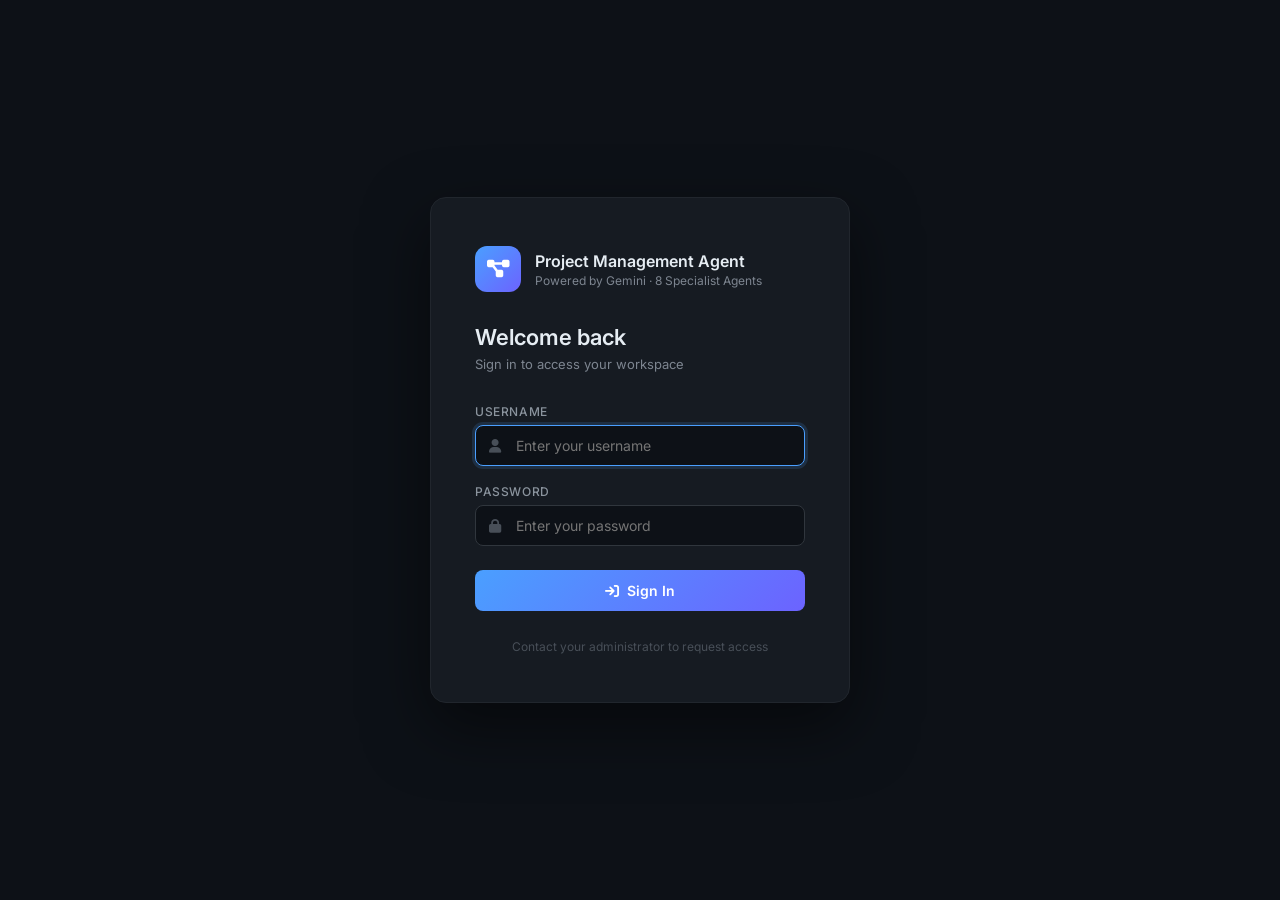
<file: static/login.html>
<!DOCTYPE html>
<html lang="en">
<head>
  <meta charset="UTF-8" />
  <meta name="viewport" content="width=device-width, initial-scale=1.0"/>
  <title>Project Management Agent — Sign In</title>
  <link rel="preconnect" href="https://fonts.googleapis.com" />
  <link href="https://fonts.googleapis.com/css2?family=Inter:wght@300;400;500;600;700&display=swap" rel="stylesheet"/>
  <link rel="stylesheet" href="https://cdnjs.cloudflare.com/ajax/libs/font-awesome/6.5.0/css/all.min.css"/>
  <style>
    *, *::before, *::after { box-sizing: border-box; margin: 0; padding: 0; }

    body {
      font-family: "Inter", sans-serif;
      background: #0d1117;
      min-height: 100vh;
      display: flex;
      align-items: center;
      justify-content: center;
    }

    .card {
      background: #161b22;
      border: 1px solid #21262d;
      border-radius: 16px;
      padding: 48px 44px;
      width: 100%;
      max-width: 420px;
      box-shadow: 0 24px 64px rgba(0,0,0,0.5);
    }

    .logo {
      display: flex;
      align-items: center;
      gap: 14px;
      margin-bottom: 32px;
    }
    .logo-icon {
      width: 46px; height: 46px;
      background: linear-gradient(135deg, #4A9FFF, #6c63ff);
      border-radius: 12px;
      display: flex; align-items: center; justify-content: center;
      font-size: 20px; color: #fff;
    }
    .logo-text h1 { font-size: 16px; font-weight: 600; color: #e6edf3; }
    .logo-text p  { font-size: 12px; color: #7d8590; margin-top: 2px; }

    h2 {
      font-size: 22px; font-weight: 600;
      color: #e6edf3; margin-bottom: 6px;
    }
    .subtitle {
      font-size: 13px; color: #7d8590; margin-bottom: 32px;
    }

    .field { margin-bottom: 18px; }
    label {
      display: block; font-size: 12px; font-weight: 500;
      color: #8b949e; margin-bottom: 6px; text-transform: uppercase;
      letter-spacing: 0.05em;
    }
    .input-wrap {
      position: relative;
    }
    .input-wrap i {
      position: absolute; left: 14px; top: 50%;
      transform: translateY(-50%);
      color: #484f58; font-size: 14px;
    }
    input[type="text"], input[type="password"] {
      width: 100%; padding: 11px 14px 11px 40px;
      background: #0d1117;
      border: 1px solid #30363d;
      border-radius: 8px;
      color: #e6edf3;
      font-size: 14px;
      font-family: inherit;
      transition: border-color 0.2s, box-shadow 0.2s;
      outline: none;
    }
    input:focus {
      border-color: #4A9FFF;
      box-shadow: 0 0 0 3px rgba(74,159,255,0.15);
    }

    .error {
      display: none;
      background: rgba(239,68,68,0.1);
      border: 1px solid rgba(239,68,68,0.3);
      border-radius: 8px;
      padding: 10px 14px;
      font-size: 13px;
      color: #f87171;
      margin-bottom: 18px;
      align-items: center;
      gap: 8px;
    }
    .error.visible { display: flex; }

    .btn {
      width: 100%;
      padding: 12px;
      background: linear-gradient(135deg, #4A9FFF, #6c63ff);
      border: none;
      border-radius: 8px;
      color: #fff;
      font-size: 14px;
      font-weight: 600;
      font-family: inherit;
      cursor: pointer;
      transition: opacity 0.2s, transform 0.1s;
      margin-top: 6px;
    }
    .btn:hover   { opacity: 0.92; }
    .btn:active  { transform: scale(0.99); }

    .footer {
      margin-top: 28px;
      text-align: center;
      font-size: 12px;
      color: #484f58;
    }
  </style>
</head>
<body>
  <div class="card">
    <div class="logo">
      <div class="logo-icon"><i class="fas fa-diagram-project"></i></div>
      <div class="logo-text">
        <h1>Project Management Agent</h1>
        <p>Powered by Gemini · 8 Specialist Agents</p>
      </div>
    </div>

    <h2>Welcome back</h2>
    <p class="subtitle">Sign in to access your workspace</p>

    <div class="error" id="error-msg">
      <i class="fas fa-triangle-exclamation"></i>
      <span>Invalid username or password. Please try again.</span>
    </div>

    <form method="POST" action="/login">
      <div class="field">
        <label>Username</label>
        <div class="input-wrap">
          <i class="fas fa-user"></i>
          <input type="text" name="username" placeholder="Enter your username" required autofocus />
        </div>
      </div>
      <div class="field">
        <label>Password</label>
        <div class="input-wrap">
          <i class="fas fa-lock"></i>
          <input type="password" name="password" placeholder="Enter your password" required />
        </div>
      </div>
      <button type="submit" class="btn">
        <i class="fas fa-arrow-right-to-bracket"></i>&nbsp; Sign In
      </button>
    </form>

    <div class="footer">Contact your administrator to request access</div>
  </div>

  <script>
    if (new URLSearchParams(window.location.search).get("error")) {
      document.getElementById("error-msg").classList.add("visible");
    }
  </script>
</body>
</html>
</file>
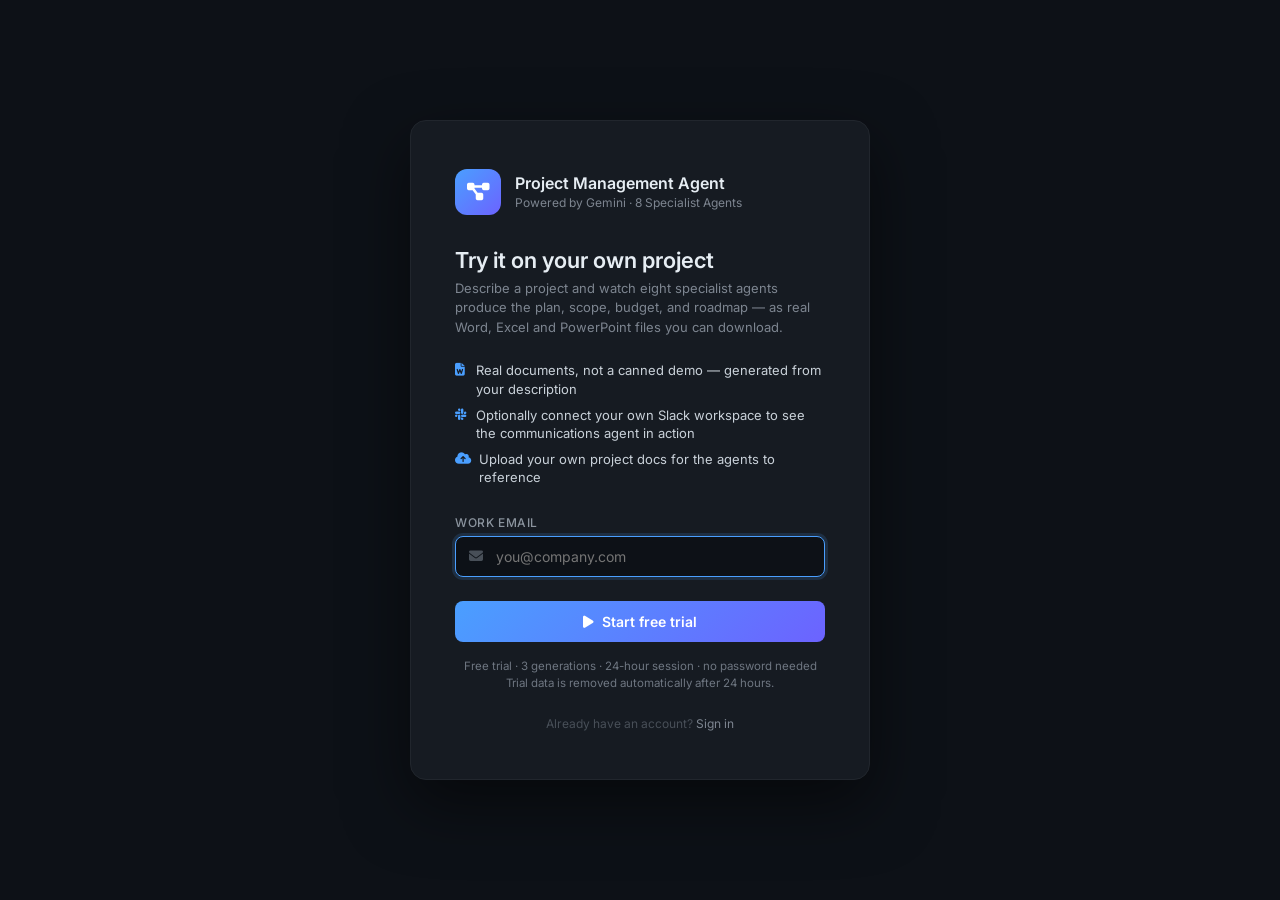
<file: static/trial.html>
<!DOCTYPE html>
<html lang="en">
<head>
  <meta charset="UTF-8" />
  <meta name="viewport" content="width=device-width, initial-scale=1.0"/>
  <title>Project Management Agent — Try It</title>
  <link rel="preconnect" href="https://fonts.googleapis.com" />
  <link href="https://fonts.googleapis.com/css2?family=Inter:wght@300;400;500;600;700&display=swap" rel="stylesheet"/>
  <link rel="stylesheet" href="https://cdnjs.cloudflare.com/ajax/libs/font-awesome/6.5.0/css/all.min.css"/>
  <style>
    *, *::before, *::after { box-sizing: border-box; margin: 0; padding: 0; }

    body {
      font-family: "Inter", sans-serif;
      background: #0d1117;
      min-height: 100vh;
      display: flex;
      align-items: center;
      justify-content: center;
      padding: 24px;
    }

    .card {
      background: #161b22;
      border: 1px solid #21262d;
      border-radius: 16px;
      padding: 48px 44px;
      width: 100%;
      max-width: 460px;
      box-shadow: 0 24px 64px rgba(0,0,0,0.5);
    }

    .logo { display: flex; align-items: center; gap: 14px; margin-bottom: 32px; }
    .logo-icon {
      width: 46px; height: 46px;
      background: linear-gradient(135deg, #4A9FFF, #6c63ff);
      border-radius: 12px;
      display: flex; align-items: center; justify-content: center;
      font-size: 20px; color: #fff;
    }
    .logo-text h1 { font-size: 16px; font-weight: 600; color: #e6edf3; }
    .logo-text p  { font-size: 12px; color: #7d8590; margin-top: 2px; }

    h2 { font-size: 22px; font-weight: 600; color: #e6edf3; margin-bottom: 6px; }
    .subtitle { font-size: 13px; color: #7d8590; margin-bottom: 24px; line-height: 1.5; }

    .perks { list-style: none; margin-bottom: 28px; display: grid; gap: 8px; }
    .perks li { display: flex; gap: 10px; align-items: flex-start; font-size: 13px; color: #c9d1d9; line-height: 1.4; }
    .perks i { color: #4A9FFF; margin-top: 2px; width: 14px; }

    .field { margin-bottom: 18px; }
    label {
      display: block; font-size: 12px; font-weight: 500;
      color: #8b949e; margin-bottom: 6px; text-transform: uppercase; letter-spacing: 0.05em;
    }
    .input-wrap { position: relative; }
    .input-wrap i {
      position: absolute; left: 14px; top: 50%; transform: translateY(-50%);
      color: #484f58; font-size: 14px;
    }
    input[type="email"] {
      width: 100%; padding: 11px 14px 11px 40px;
      background: #0d1117; border: 1px solid #30363d; border-radius: 8px;
      color: #e6edf3; font-size: 14px; font-family: inherit;
      transition: border-color 0.2s, box-shadow 0.2s; outline: none;
    }
    input:focus { border-color: #4A9FFF; box-shadow: 0 0 0 3px rgba(74,159,255,0.15); }

    .notice {
      display: none; border-radius: 8px; padding: 10px 14px; font-size: 13px;
      margin-bottom: 18px; align-items: flex-start; gap: 8px; line-height: 1.45;
    }
    .notice.visible { display: flex; }
    .notice.error { background: rgba(239,68,68,0.1); border: 1px solid rgba(239,68,68,0.3); color: #f87171; }
    .notice.warn  { background: rgba(245,158,11,0.1); border: 1px solid rgba(245,158,11,0.3); color: #fbbf24; }
    .notice.ok    { background: rgba(61,214,140,0.1); border: 1px solid rgba(61,214,140,0.3); color: #3dd68c; }

    .btn {
      width: 100%; padding: 12px;
      background: linear-gradient(135deg, #4A9FFF, #6c63ff);
      border: none; border-radius: 8px; color: #fff;
      font-size: 14px; font-weight: 600; font-family: inherit; cursor: pointer;
      transition: opacity 0.2s, transform 0.1s; margin-top: 6px;
    }
    .btn:hover  { opacity: 0.92; }
    .btn:active { transform: scale(0.99); }

    .limits { margin-top: 16px; font-size: 11.5px; color: #6e7681; text-align: center; line-height: 1.5; }
    .footer { margin-top: 24px; text-align: center; font-size: 12px; color: #484f58; }
    .footer a { color: #7d8590; text-decoration: none; }
    .footer a:hover { color: #e6edf3; }
  </style>
</head>
<body>
  <div class="card">
    <div class="logo">
      <div class="logo-icon"><i class="fas fa-diagram-project"></i></div>
      <div class="logo-text">
        <h1>Project Management Agent</h1>
        <p>Powered by Gemini · 8 Specialist Agents</p>
      </div>
    </div>

    <h2>Try it on your own project</h2>
    <p class="subtitle">Describe a project and watch eight specialist agents produce the plan, scope, budget, and roadmap — as real Word, Excel and PowerPoint files you can download.</p>

    <ul class="perks">
      <li><i class="fas fa-file-word"></i><span>Real documents, not a canned demo — generated from your description</span></li>
      <li><i class="fab fa-slack"></i><span>Optionally connect your own Slack workspace to see the communications agent in action</span></li>
      <li><i class="fas fa-cloud-upload-alt"></i><span>Upload your own project docs for the agents to reference</span></li>
    </ul>

    <div class="notice error" id="notice-email">
      <i class="fas fa-triangle-exclamation"></i>
      <span>Please enter a valid email address.</span>
    </div>
    <div class="notice error" id="notice-unavailable">
      <i class="fas fa-triangle-exclamation"></i>
      <span>The trial is temporarily unavailable. Please try again in a few minutes.</span>
    </div>
    <div class="notice warn" id="notice-full">
      <i class="fas fa-hourglass-half"></i>
      <span><strong>Today's trial capacity is used up.</strong> Your email is on the list — you'll get access as soon as capacity opens.</span>
    </div>

    <form method="POST" action="/trial" id="trial-form">
      <div class="field">
        <label>Work email</label>
        <div class="input-wrap">
          <i class="fas fa-envelope"></i>
          <input type="email" name="email" placeholder="you@company.com" required autofocus autocomplete="email" maxlength="254" />
        </div>
      </div>
      <button type="submit" class="btn">
        <i class="fas fa-play"></i>&nbsp; Start free trial
      </button>
    </form>

    <div class="limits">Free trial · 3 generations · 24-hour session · no password needed<br/>Trial data is removed automatically after 24 hours.</div>

    <div class="footer">Already have an account? <a href="/login">Sign in</a></div>
  </div>

  <script>
    const params = new URLSearchParams(window.location.search);
    if (params.get("error") === "email")       document.getElementById("notice-email").classList.add("visible");
    if (params.get("error") === "unavailable") document.getElementById("notice-unavailable").classList.add("visible");
    if (params.get("full")) {
      document.getElementById("notice-full").classList.add("visible");
      document.getElementById("trial-form").style.display = "none";
    }
  </script>
</body>
</html>
</file>
